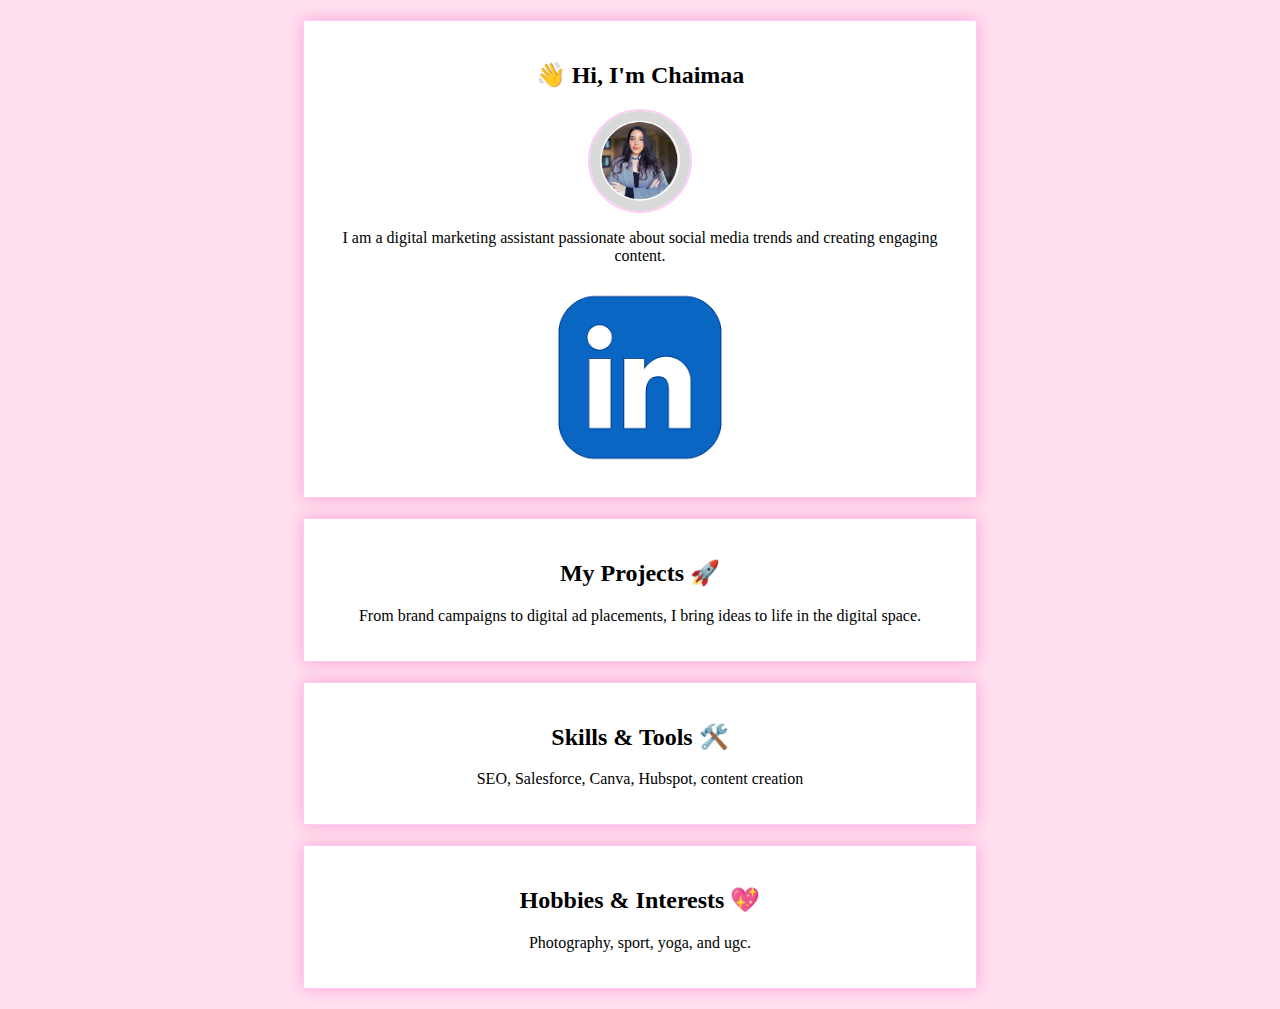
<file: index.html>
<!DOCTYPE html>
<html lang="en">
<head>
<meta charset="UTF-8">
<title>Chaimaa - Digital Marketing Assistant</title>
<link rel="stylesheet" href="style_profile.css">
</head>
<body>
<div class="card">
<h2>👋 Hi, I'm Chaimaa</h2>
<img src="images/chaimaa_profile.jpg" alt="Chaimaa's profile picture" class="circle-image">
<p>I am a digital marketing assistant passionate about social media trends and creating engaging content.</p>
<a href="https://www.linkedin.com/in/chaimaa-elhariri-13781919b?utm_source=share&utm_campaign=share_via&utm_content=profile&utm_medium=ios_app">
<img src="images/linkedIn_logo.png" alt="LinkedIn">
</a>
</div>
 
    <div class="card half-width">
<h2>My Projects 🚀</h2>
<p>From brand campaigns to digital ad placements, I bring ideas to life in the digital space.</p>
</div>
 
    <div class="card half-width">
<h2>Skills & Tools 🛠️</h2>
<p>SEO, Salesforce, Canva, Hubspot, content creation</p>
</div>
 
    <div class="card half-width">
<h2>Hobbies & Interests 💖</h2>
<p>Photography, sport, yoga, and ugc.</p>
</div>
 
</body>
</html>
</file>
<file: style_profile.css>
body {
  background-color: #ffe0f0; /* Light pink background */
}
 
.card {
  background-color: white;
  padding: 20px;
  margin-bottom: 20px;
  border: 1px solid #ffccf9; 
  width: 50%;
  margin: 20px auto;
  text-align: center;
  box-shadow: 0px 0px 15px rgba(255, 105, 180, 0.5); 
.card a img {
  width: 30px;
  height: auto;
}
 
.card h2 {
  color: #ff66cc; /* Brighter pink for headings */
}
 
.half-width {
  width: 45%; /* Slightly adjust the width for a better fit */
}
 
.circle-image {
  border-radius: 50%;
  width: 100px;
  height: 100px;
  object-fit: cover;
  display: block;
  margin: auto;
  border: 2px solid #ffccf9; /* Soft pink border around the image */
}

Dispose d’un menu contextuel


Dispose d’un menu contextuel
</file>
